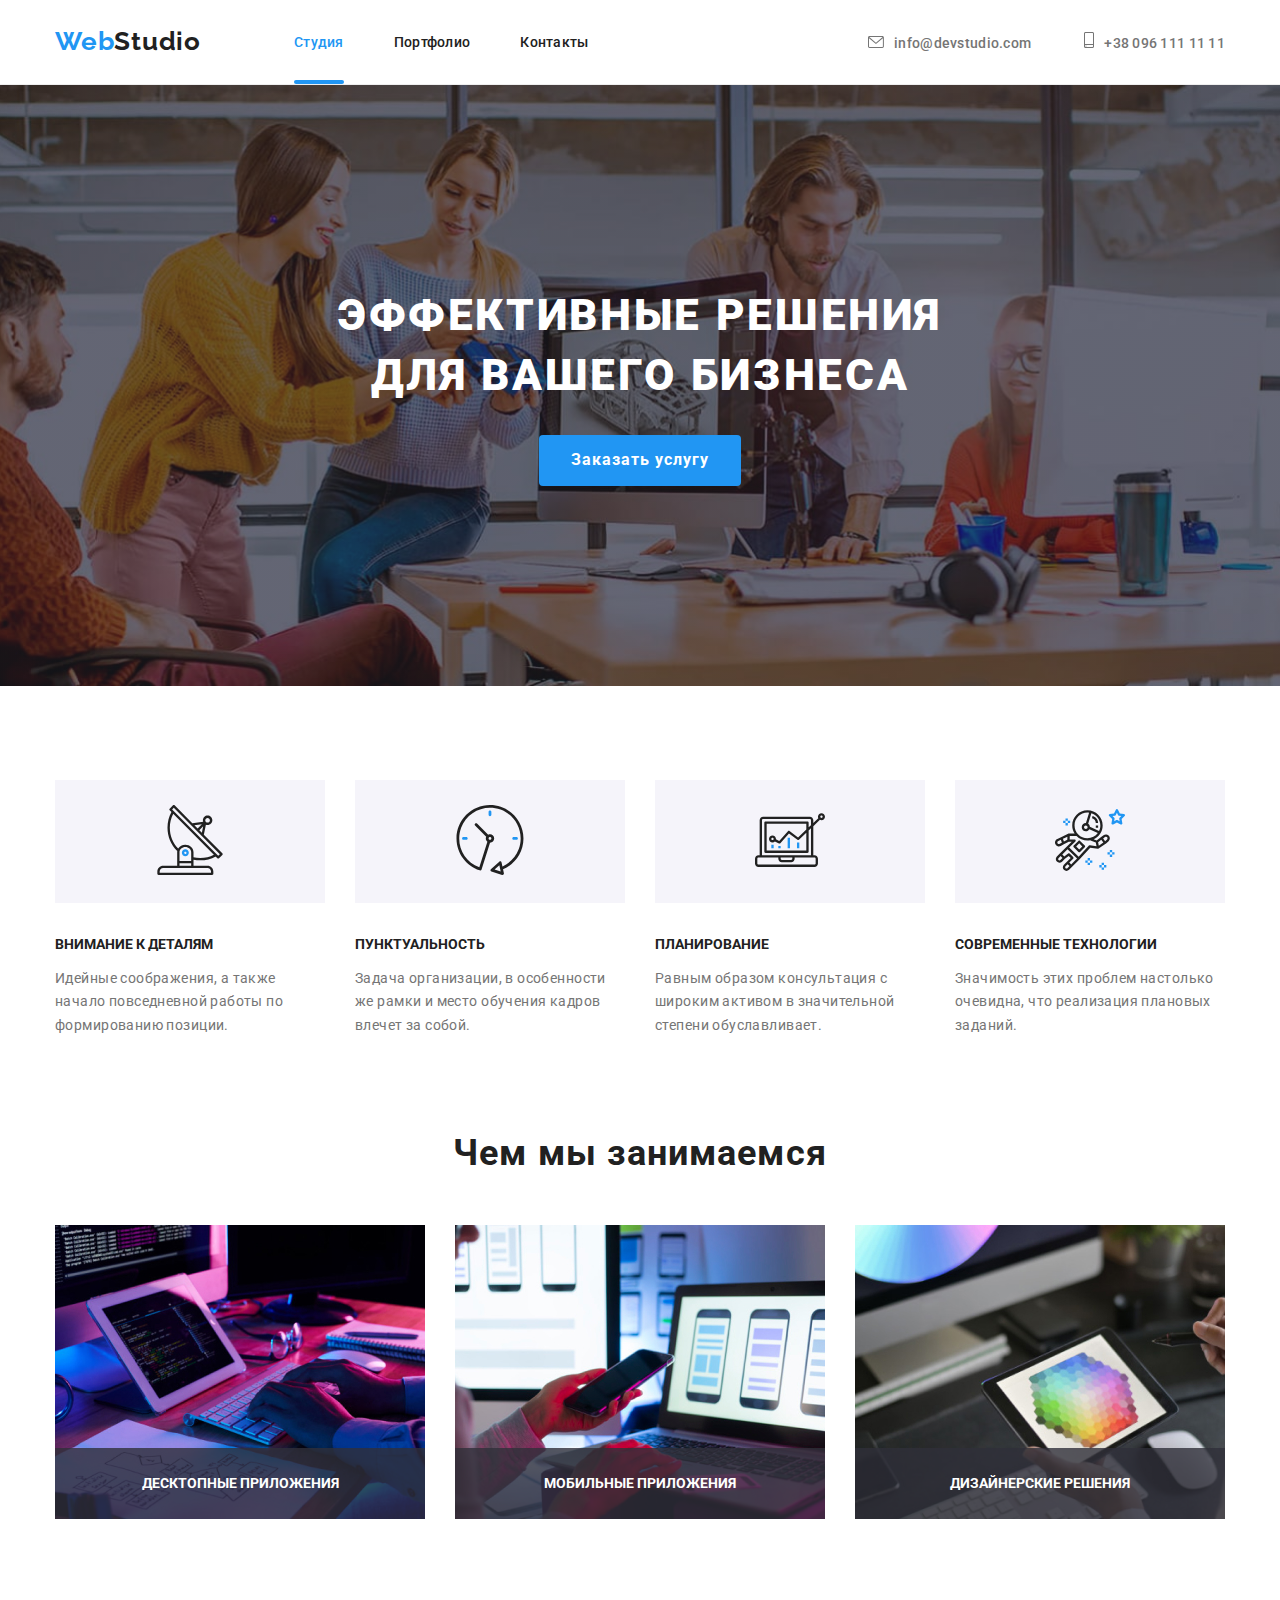
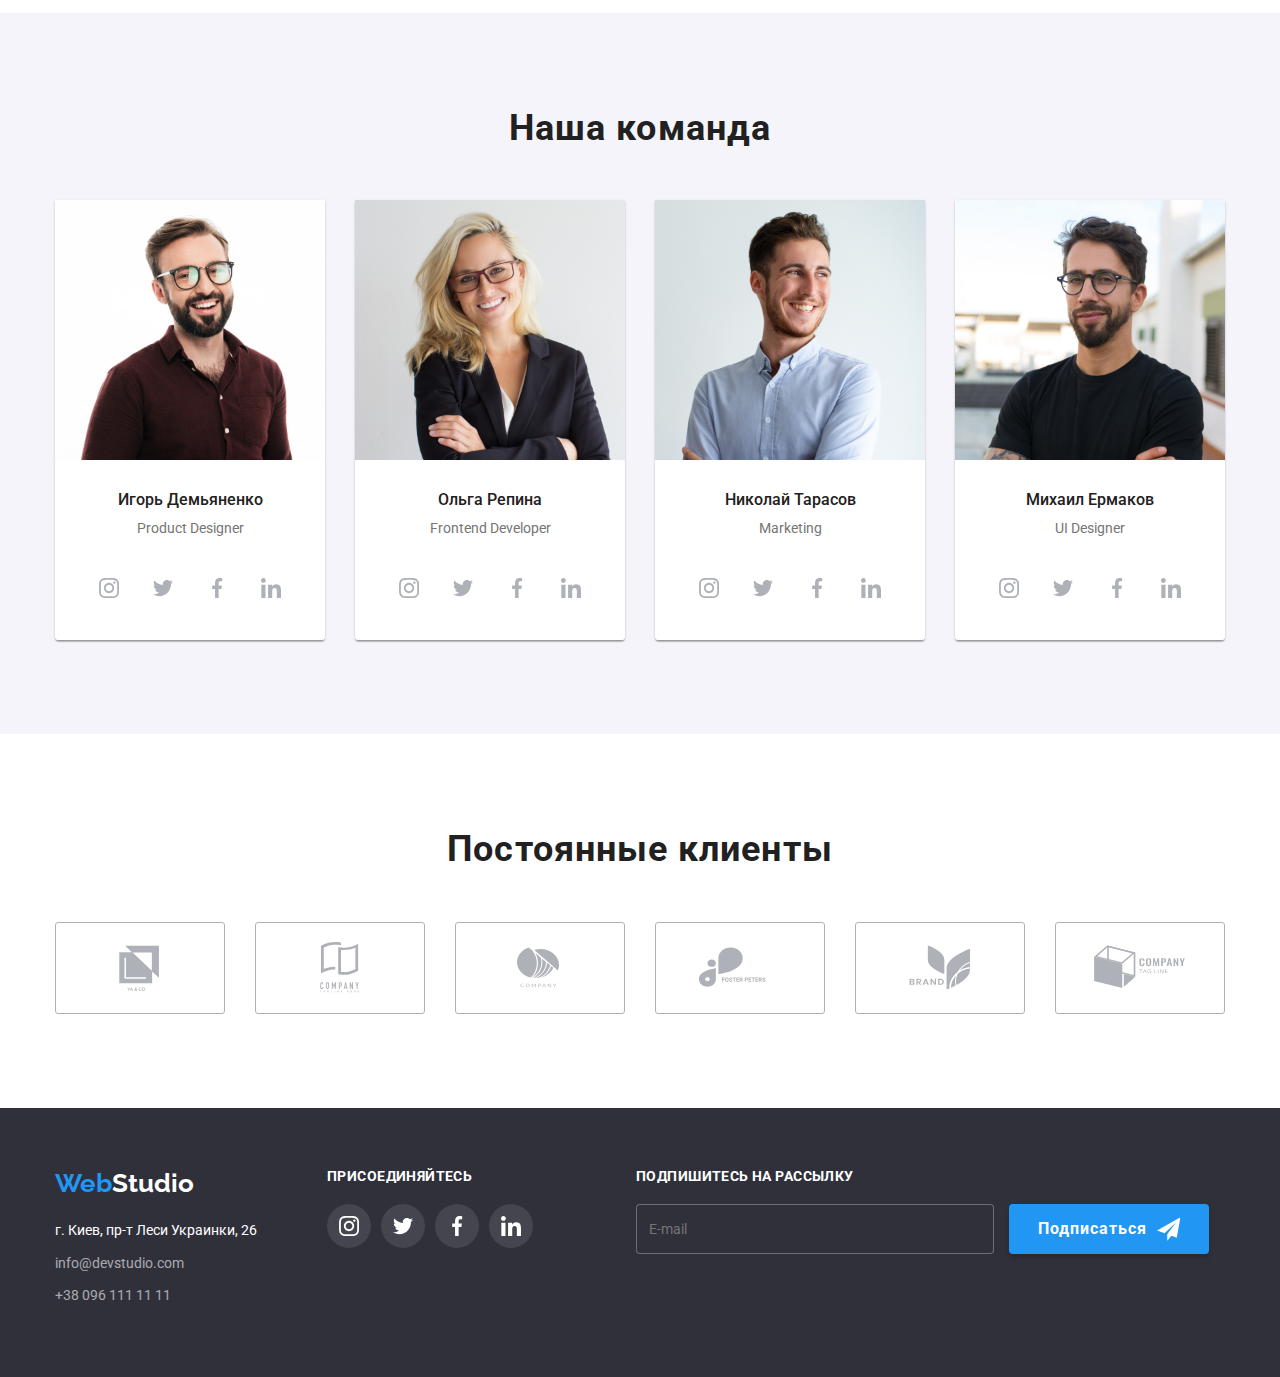
<file: index.html>
<!DOCTYPE html>
<html lang="ru">
  <head>
    <meta charset="UTF-8" />
    <meta name="viewport" content="width=device-width, initial-scale=1.0" />
    <meta http-equiv="X-UA-Compatible" content="ie=edge" />
    <title>Homework-6</title>
    <link
      rel="stylesheet"
      href="https://cdnjs.cloudflare.com/ajax/libs/modern-normalize/1.0.0/modern-normalize.min.css"
    />
    <link rel="preconnect" href="https://fonts.gstatic.com" />
    <link
      href="https://fonts.googleapis.com/css2?family=Raleway:wght@700&family=Roboto:wght@400;500;700;900&display=swap"
      rel="stylesheet"
    />
    <link rel="stylesheet" href="./css/styles.css" />
  </head>
  <body>
    <header class="header">
      <div class="container header-container">
        <a href="./index.html" class="link logo-header link-header">
          <span class="logo-web">Web</span>Studio
        </a>
        <nav class="header-nav">
          <ul class="header-links list">
            <li class="menu-item">
              <a href="./index.html" class="link active">Студия</a>
            </li>
            <li class="menu-item">
              <a href="./portfolio.html" class="link">Портфолио</a>
            </li>
            <li class="menu-item"><a href="" class="link">Контакты</a></li>
          </ul>
        </nav>
        <div class="header-contacts">
          <a href="info@devstudio.com" class="link header-link-contacts"
            ><svg class="header-link-contacts-icon" width="16" height="12">
              <use href="./img/sprite.svg#icon-envelope"></use></svg>info@devstudio.com</a
          >
          <a href="+380961111111" class="link header-link-contacts"
            ><svg class="header-link-contacts-icon" width="10" height="16">
              <use
                href="./img/sprite_smartphone.svg#icon-smartphone"
              ></use></svg>+38 096 111 11 11</a
          >
        </div>
      </div>
    </header>
    <main>
      <section class="hero">
        <div class="container hero-container">
          <h1 class="hero-title">Эффективные решения для вашего бизнеса</h1>
          <button type="button" class="order-button" data-modal-open>Заказать услугу</button>
        </div>
      </section>
      <section class="hero-list">
        <div class="container">
          <h2 hidden>Заголовок</h2>
          <ul class="list features">
            <li class="feature-item">
              <div class="feature-icon-container">
                <svg class="feature-icon" width="70" height="70">
                  <use href="./img/sprite.svg#icon-antenna"></use>
                </svg>
              </div>
              <h3 class="feature-title">Внимание к деталям</h3>
              <p class="feature-text">
                Идейные соображения, а также начало повседневной работы по
                формированию позиции.
              </p>
            </li>
            <li class="feature-item">
              <div class="feature-icon-container">
                <svg class="feature-icon" width="70" height="70">
                  <use href="./img/sprite.svg#icon-clock"></use>
                </svg>
              </div>
              <h3 class="feature-title">Пунктуальность</h3>
              <p class="feature-text">
                Задача организации, в особенности же рамки и место обучения
                кадров влечет за собой.
              </p>
            </li>
            <li class="feature-item">
              <div class="feature-icon-container">
                <svg class="feature-icon" width="70" height="70">
                  <use href="./img/sprite.svg#icon-diagram"></use>
                </svg>
              </div>
              <h3 class="feature-title">Планирование</h3>
              <p class="feature-text">
                Равным образом консультация с широким активом в значительной
                степени обуславливает.
              </p>
            </li>
            <li class="feature-item">
              <div class="feature-icon-container">
                <svg class="feature-icon" width="70" height="70">
                  <use href="./img/sprite.svg#icon-astronaut"></use>
                </svg>
              </div>
              <h3 class="feature-title">Современные технологии</h3>
              <p class="feature-text">
                Значимость этих проблем настолько очевидна, что реализация
                плановых заданий.
              </p>
            </li>
          </ul>
        </div>
      </section>
      <section class="what-we-do-section">
        <div class="container">
          <h2 class="what-we-do-title">Чем мы занимаемся</h2>
          <ul class="list">
            <li class="what-we-do-list">
              <img
                src="./img/development.jpg"
                height="294"
                width="370"
                alt="веб-разработка"
              />
              <h3 class="what-we-do-description">Десктопные приложения</h3>
            </li>
            <li class="what-we-do-list">
              <img
                src="./img/application.jpg"
                height="294"
                width="370"
                alt="разработка приложений"
              />
              <h3 class="what-we-do-description">Мобильные приложения</h3>
            </li>
            <li class="what-we-do-list">
              <img
                src="./img/desinger.jpg"
                height="294"
                width="370"
                alt="дизайн"
              />
              <h3 class="what-we-do-description">Дизайнерские решения</h3>
            </li>
          </ul>
        </div>
      </section>
      <section class="team-section">
        <div class="container">
          <h2 class="team-title">Наша команда</h2>
          <ul class="our-team list">
            <li class="our-team-item">
              <img
                src="./img/igor_demyanenko.jpg"
                height="260"
                width="270"
                alt="Игорь Демьяненко"
              />
              <div class="team-item-description">
                <h3>Игорь Демьяненко</h3>
                <p>Product Designer</p>
                <ul class="team-social list social-list">
                  <li class="social-item">
                    <a href="" class="social-link">
                      <svg class="social-icon" width="20" height="20">
                        <use href="./img/sprite.svg#icon-instagram"></use>
                      </svg>
                    </a>
                  </li>
                  <li class="social-item">
                    <a href="" class="social-link">
                      <svg class="social-icon" width="20" height="20">
                        <use href="./img/sprite.svg#icon-twitter"></use>
                      </svg>
                    </a>
                  </li>
                  <li class="social-item">
                    <a href="" class="social-link">
                      <svg class="social-icon" width="20" height="20">
                        <use href="./img/sprite.svg#icon-facebook"></use>
                      </svg>
                    </a>
                  </li>
                  <li class="social-item">
                    <a href="" class="social-link">
                      <svg class="social-icon" width="20" height="20">
                        <use href="./img/sprite.svg#icon-linkedin"></use>
                      </svg>
                    </a>
                  </li>
                </ul>
              </div>
            </li>
            <li class="our-team-item">
              <img
                src="./img/olga_repina.jpg"
                height="260"
                width="270"
                alt="Ольга Репина"
              />
              <div class="team-item-description">
                <h3>Ольга Репина</h3>
                <p>Frontend Developer</p>
                <ul class="team-social list social-list">
                  <li class="social-item">
                    <a href="" class="social-link">
                      <svg class="social-icon" width="20" height="20">
                        <use href="./img/sprite.svg#icon-instagram"></use>
                      </svg>
                    </a>
                  </li>
                  <li class="social-item">
                    <a href="" class="social-link">
                      <svg class="social-icon" width="20" height="20">
                        <use href="./img/sprite.svg#icon-twitter"></use>
                      </svg>
                    </a>
                  </li>
                  <li class="social-item">
                    <a href="" class="social-link">
                      <svg class="social-icon" width="20" height="20">
                        <use href="./img/sprite.svg#icon-facebook"></use>
                      </svg>
                    </a>
                  </li>
                  <li class="social-item">
                    <a href="" class="social-link">
                      <svg class="social-icon" width="20" height="20">
                        <use href="./img/sprite.svg#icon-linkedin"></use>
                      </svg>
                    </a>
                  </li>
                </ul>
              </div>
            </li>
            <li class="our-team-item">
              <img
                src="./img/nykolay_tarasov.jpg"
                height="260"
                width="270"
                alt="Николай Тарасо"
              />
              <div class="team-item-description">
                <h3>Николай Тарасов</h3>
                <p>Marketing</p>
                <ul class="team-social list social-list">
                  <li class="social-item">
                    <a href="" class="social-link">
                      <svg class="social-icon" width="20" height="20">
                        <use href="./img/sprite.svg#icon-instagram"></use>
                      </svg>
                    </a>
                  </li>
                  <li class="social-item">
                    <a href="" class="social-link">
                      <svg class="social-icon" width="20" height="20">
                        <use href="./img/sprite.svg#icon-twitter"></use>
                      </svg>
                    </a>
                  </li>
                  <li class="social-item">
                    <a href="" class="social-link">
                      <svg class="social-icon" width="20" height="20">
                        <use href="./img/sprite.svg#icon-facebook"></use>
                      </svg>
                    </a>
                  </li>
                  <li class="social-item">
                    <a href="" class="social-link">
                      <svg class="social-icon" width="20" height="20">
                        <use href="./img/sprite.svg#icon-linkedin"></use>
                      </svg>
                    </a>
                  </li>
                </ul>
              </div>
            </li>
            <li class="our-team-item">
              <img
                src="./img/mikhail_yermakov.jpg"
                height="260"
                width="270"
                alt="Михаил Ермаков"
              />
              <div class="team-item-description">
                <h3>Михаил Ермаков</h3>
                <p>UI Designer</p>
                <ul class="team-social list social-list">
                  <li class="social-item">
                    <a href="" class="social-link">
                      <svg class="social-icon" width="20" height="20">
                        <use href="./img/sprite.svg#icon-instagram"></use>
                      </svg>
                    </a>
                  </li>
                  <li class="social-item">
                    <a href="" class="social-link">
                      <svg class="social-icon" width="20" height="20">
                        <use href="./img/sprite.svg#icon-twitter"></use>
                      </svg>
                    </a>
                  </li>
                  <li class="social-item">
                    <a href="" class="social-link">
                      <svg class="social-icon" width="20" height="20">
                        <use href="./img/sprite.svg#icon-facebook"></use>
                      </svg>
                    </a>
                  </li>
                  <li class="social-item">
                    <a href="" class="social-link">
                      <svg class="social-icon" width="20" height="20">
                        <use href="./img/sprite.svg#icon-linkedin"></use>
                      </svg>
                    </a>
                  </li>
                </ul>
              </div>
            </li>
          </ul>
        </div>
      </section>
      <section class="clients">
        <div class="container clients-container">
          <h2 class="clients-title">Постоянные клиенты</h2>
          <ul class="clients-list">
            <li class="clients-item">
              <a href="" class="clients-link">
              <svg class="clients-icon" width="170" height="92">
                <use href="./img/sprite.svg#icon-logo"></use>
              </svg>
            </a>
            </li>
            <li class="clients-item">
              <a href="" class="clients-link">
              <svg class="clients-icon" width="170" height="92">
                <use href="./img/sprite.svg#icon-logo-1"></use>
              </svg>
            </a>
            </li>
            <li class="clients-item">
              <a href="" class="clients-link">
              <svg class="clients-icon" width="170" height="92">
                <use href="./img/sprite.svg#icon-logo-2"></use>
              </svg>
            </a>
            </li>
            <li class="clients-item">
              <a href="" class="clients-link">
              <svg class="clients-icon" width="170" height="92">
                <use href="./img/sprite.svg#icon-logo-3"></use>
              </svg>
            </a>
            </li>
            <li class="clients-item">
              <a href="" class="clients-link">
              <svg class="clients-icon" width="170" height="92">
                <use href="./img/sprite.svg#icon-logo-4"></use>
              </svg>
            </a>
            </li>
            <li class="clients-item">
              <a href="" class="clients-link">
              <svg class="clients-icon" width="170" height="92">
                <use href="./img/sprite.svg#icon-logo-5"></use>
              </svg>
            </a>
            </li>
          </ul>
        </div>
      </section>
    </main>
    <footer class="footer">
      <section>
        <div class="container footer-container">
          <div class="">
          <a href="./index.html" class="link logo-footer footer-link">
            <span class="logo-web">Web</span>Studio
          </a>
          <address class="footer-contacts">
            <div class="footer-link-container">
              <a
                href="https://goo.gl/maps/TRw34pdpkRkBejjk9"
                class="link footer-address"
                >г. Киев, пр-т Леси Украинки, 26</a
              >
            </div>
            <div class="footer-link-container">
              <a href="mailto:info@devstudio.com" class="link footer-link"
                >info@devstudio.com</a
              >
            </div>
            <div class="footer-link-container">
              <a href="tel:+380961111111" class="link footer-link"
                >+38 096 111 11 11</a
              >
            </div>
          </address>
        </div>
          <div class="footer-social-container">
            <h3 class="footer-title">Присоединяйтесь</h3>
            <ul class="footer-social-list">
              <li class="footer-social-item">
                <a href="" class="footer-social-link">
                <svg class="footer-social-icon" width="20" height="20">
                  <use href="./img/sprite.svg#icon-instagram"></use>
                </svg>
              </a>
              </li>
              <li class="footer-social-item">
                <a href="" class="footer-social-link">
                <svg class="footer-social-icon" width="20" height="20">
                  <use href="./img/sprite.svg#icon-twitter"></use>
                </svg>
              </a>
              </li>
              <li class="footer-social-item">
                <a href="" class="footer-social-link">
                <svg class="footer-social-icon" width="20" height="20">
                  <use href="./img/sprite.svg#icon-facebook"></use>
                </svg>
              </a>
              </li>
              <li class="footer-social-item">
                <a href="" class="footer-social-link">
                <svg class="footer-social-icon" width="20" height="20">
                  <use href="./img/sprite.svg#icon-linkedin"></use>
                </svg>
              </a>
              </li>
            </ul>
          </div>
          <form name="subscription_form">
            <div class="subscription-form">
            <label class="subscription-form-label">
              Подпишитесь на рассылку
            </label>
            <input type="email" name="email" placeholder="E-mail" class="subscription-form-input">
            <button type="submit" class="subscription-form-button">Подписаться
              <svg class="subscription-send-button">
                <use href="./img/sprite_send.svg#icon-icon-send" ></use>
              </svg>
            </button>
          </div>
          </form>
        </div> 
      </section>
    </footer>
    <div class="backdrop is-hidden" data-modal>
      <div class="modal">
        <div class="modal-content">
          <form action="#" class="registration-form">
            <h3 class="registration-title">
              Оставьте свои данные, мы вам перезвоним
            </h3>
            <span class="registration-wrapper">
            <label class="registration-label">
              Имя
              <svg class="registration-icon">
                <use href="./img/sprite_registration_form.svg#icon-person-black"></use>
              </svg>
            </label>
            <input type="text" name="username" id="username" class="registration-input">
            </span>
          <span class="registration-wrapper">
            <label class="registration-label">
              Телефон
              <svg class="registration-icon">
                <use href="./img/sprite_registration_form.svg#icon-phone-black"></use>
              </svg>
            </label>
            <input type="text" name="phone_number" id="tel" class="registration-input">
          </span>
          <span class="registration-wrapper">
            <label class="registration-label">
              Почта
              <svg class="registration-icon">
                <use href="./img/sprite_registration_form.svg#icon-email-black"></use>
              </svg>
            </label>
            <input type="email" name="mail" id="mail" class="registration-input">
          </span>
          <span class="registration-wrapper">
            <label class="registration-label">
              Комментарий
          </label>
          <textarea name="comment" rows="5" placeholder="Введите текст" class="registration-comment"></textarea>
        </span>
        <div class="checkbox-container">
          <label class="checkbox-label">
          <input type="checkbox" name="agreement" class="checkbox-input">
            <span class="checkbox-icon"></span>
          <span>Соглашаюсь с рассылкой и принимаю 
              <a href="" class="comment-link">Условия договора</a></span>
          </label>
        </div>
        <button type="submit" class="send-button">Отправить</button>
          </form>
        <button class="modal-button" data-modal-close>
          <svg class="modal-button-icon">
            <use href="./img/sprite_button_close.svg#icon-close-black" ></use>
          </svg>
        </button>
      </div>
      </div>
    </div>
    <script src="./js/modal.js"></script>
  </body>
</html>
</file>
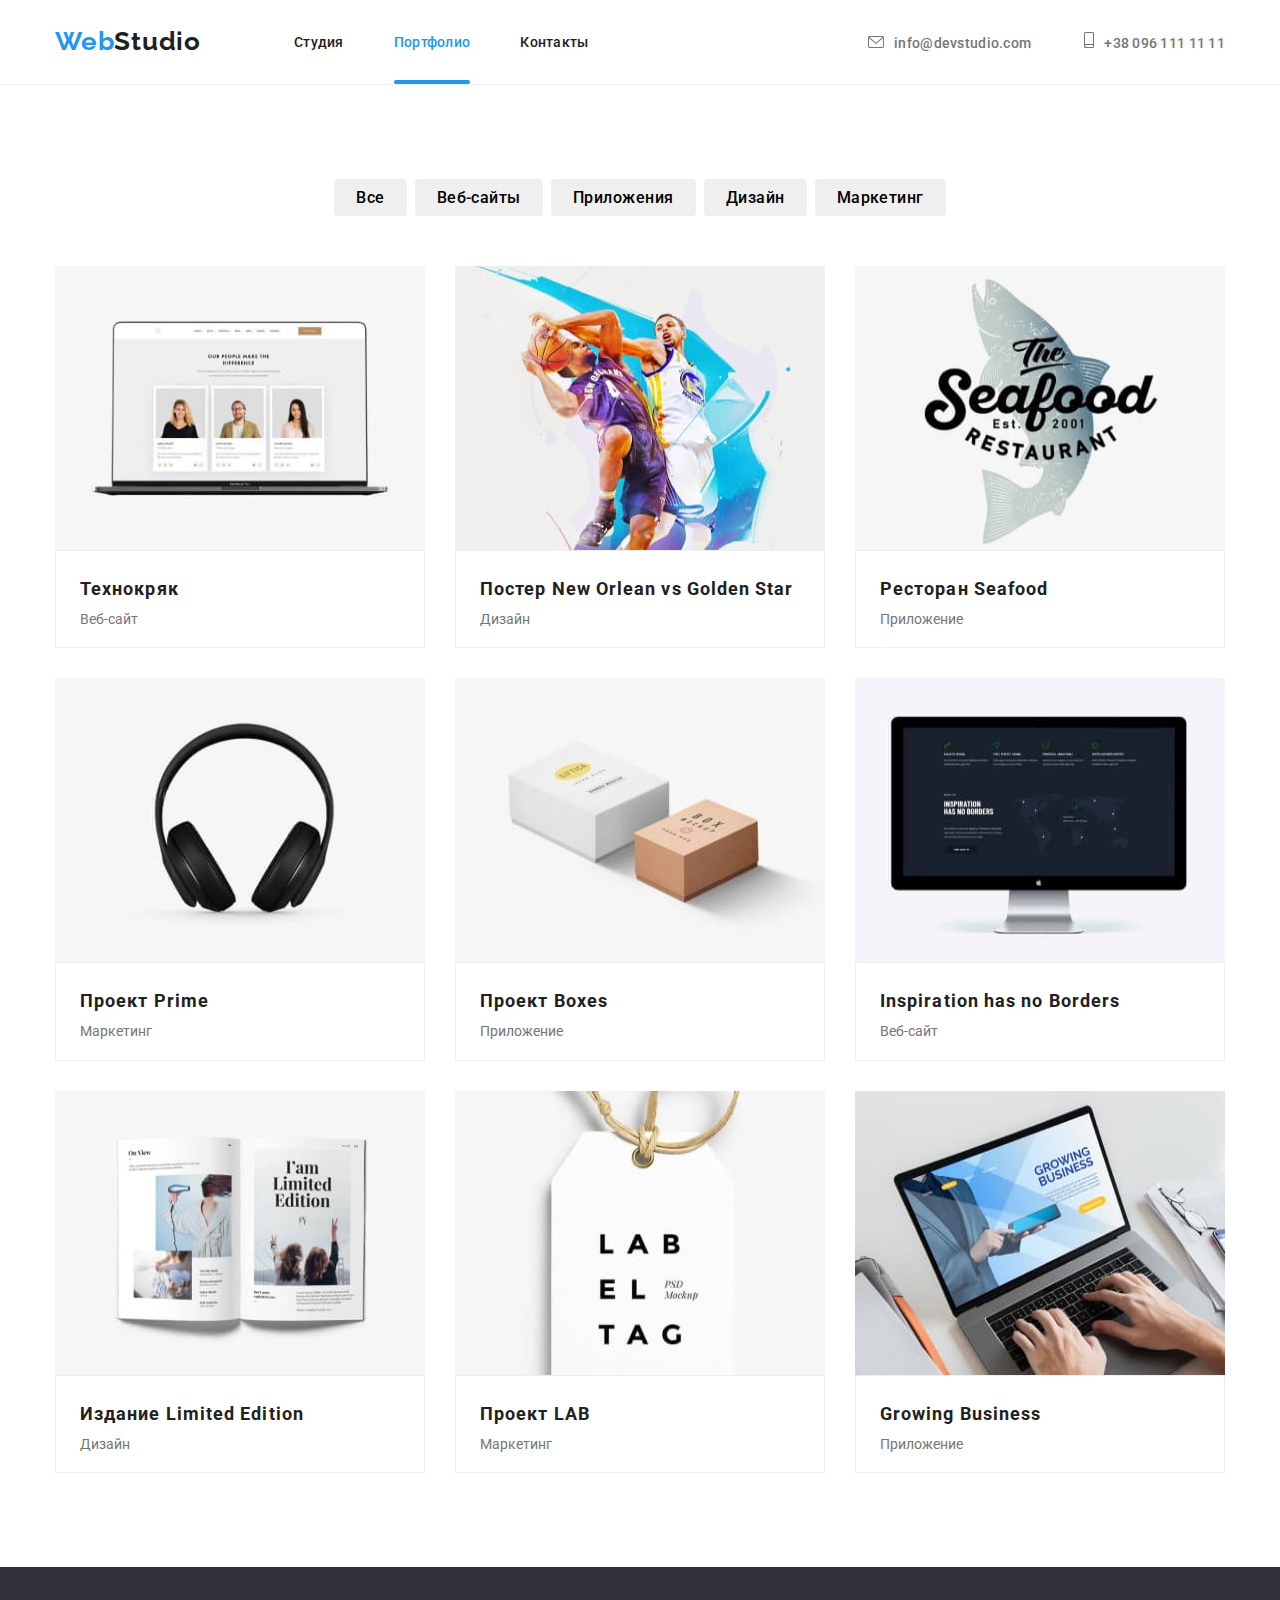
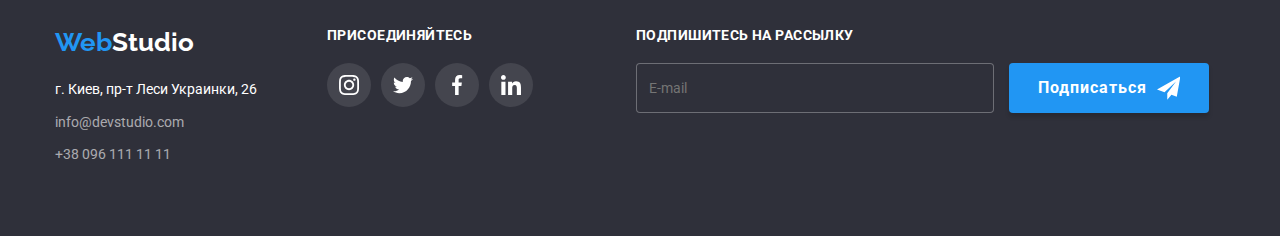
<file: portfolio.html>
<!DOCTYPE html>
<html lang="ru">
  <head>
    <meta charset="UTF-8" />
    <meta name="viewport" content="width=device-width, initial-scale=1.0" />
    <meta http-equiv="X-UA-Compatible" content="ie=edge" />
    <title>Homework-6</title>
    <link
      rel="stylesheet"
      href="https://cdnjs.cloudflare.com/ajax/libs/modern-normalize/1.0.0/modern-normalize.min.css"
    />
    <link rel="preconnect" href="https://fonts.gstatic.com" />
    <link
      href="https://fonts.googleapis.com/css2?family=Raleway:wght@700&family=Roboto:wght@400;500;700;900&display=swap"
      rel="stylesheet"
    />
    <link rel="stylesheet" href="./css/styles.css" />
  </head>
  <body>
    <header class="header">
      <div class="container header-container">
        <a href="./index.html" class="link logo-header link-header">
          <span class="logo-web">Web</span>Studio
        </a>
        <nav>
          <ul class="list header-links">
            <li class="menu-item">
              <a href="./index.html" class="link">Студия</a>
            </li>
            <li class="menu-item">
              <a href="./portfolio.html" class="link active">Портфолио</a>
            </li>
            <li class="menu-item"><a href="" class="link">Контакты</a></li>
          </ul>
        </nav>
        <div class="header-contacts">
          <a href="info@devstudio.com" class="link header-link-contacts"
            ><svg class="header-link-contacts-icon" width="16" height="12">
              <use href="./img/sprite.svg#icon-envelope"></use></svg>info@devstudio.com</a
          >
          <a href="+380961111111" class="link header-link-contacts"
            ><svg class="header-link-contacts-icon" width="10" height="16">
              <use
                href="./img/sprite_smartphone.svg#icon-smartphone"
              ></use></svg>+38 096 111 11 11</a
          >
        </div>
      </div>
    </header>
    <main>
      <section class="main">
        <div class="container">
          <h1 hidden>Портфолио веб-страницы</h1>
          <ul class="main-button">
            <li>
              <button class="filter-btn active" type="button">Все</button>
            </li>
            <li><button class="filter-btn" type="button">Веб-сайты</button></li>
            <li>
              <button class="filter-btn" type="button">Приложения</button>
            </li>
            <li><button class="filter-btn" type="button">Дизайн</button></li>
            <li><button class="filter-btn" type="button">Маркетинг</button></li>
          </ul>
        </div>
        <div class="container">
          <ul class="portfolio">
            <li class="portfolio-item">
              <div class="portfolio-image-container">
                <img src="./img/webside.jpg" height="284" width="370" alt="" />
                <p class="portfolio-image-text">Технокряк это современная площадка распространения коронавируса. Компании используют эту платформу для цифрового шпионажа и атак на защищённые сервера конкурентов.
                </p>
              </div>
              <div class="portfolio-info">
                <h2 class="portfolio-title">Технокряк</h2>
                <p class="portfolio-description">Веб-сайт</p>
              </div>
            </li>
            <li class="portfolio-item">
              <div class="portfolio-image-container">
                <img src="./img/designe_new_orlean_vs_golden_star.jpg" height="284" width="370" alt="" />
                <p class="portfolio-image-text">Технокряк это современная площадка распространения коронавируса. Компании используют эту платформу для цифрового шпионажа и атак на защищённые сервера конкурентов.
                </p>
              </div>
              <div class="portfolio-info">
                <h2 class="portfolio-title">
                  Постер New Orlean vs Golden Star
                </h2>
                <p class="portfolio-description">Дизайн</p>
              </div>
            </li>
            <li class="portfolio-item">
              <div class="portfolio-image-container">
                <img src="./img/application_seafood.jpg" height="284" width="370" alt="" />
                <p class="portfolio-image-text">Технокряк это современная площадка распространения коронавируса. Компании используют эту платформу для цифрового шпионажа и атак на защищённые сервера конкурентов.
                </p>
              </div>
              <div class="portfolio-info">
                <h2 class="portfolio-title">Ресторан Seafood</h2>
                <p class="portfolio-description">Приложение</p>
              </div>
            </li>
            <li class="portfolio-item">
              <div class="portfolio-image-container">
                <img src="./img/marketing_prime.jpg" height="284" width="370" alt="" />
                <p class="portfolio-image-text">Технокряк это современная площадка распространения коронавируса. Компании используют эту платформу для цифрового шпионажа и атак на защищённые сервера конкурентов.
                </p>
              </div>
              <div class="portfolio-info">
                <h2 class="portfolio-title">Проект Prime</h2>
                <p class="portfolio-description">Маркетинг</p>
              </div>
            </li>
            <li class="portfolio-item">
              <div class="portfolio-image-container">
                <img src="./img/application_boxes.jpg" height="284" width="370" alt="" />
                <p class="portfolio-image-text">Технокряк это современная площадка распространения коронавируса. Компании используют эту платформу для цифрового шпионажа и атак на защищённые сервера конкурентов.
                </p>
              </div>
              <div class="portfolio-info">
                <h2 class="portfolio-title">Проект Boxes</h2>
                <p class="portfolio-description">Приложение</p>
              </div>
            </li>
            <li class="portfolio-item">
              <div class="portfolio-image-container">
                <img src="./img/webside_inspirstion_has_no_borders.jpg" height="284" width="370" alt="" />
                <p class="portfolio-image-text">Технокряк это современная площадка распространения коронавируса. Компании используют эту платформу для цифрового шпионажа и атак на защищённые сервера конкурентов.
                </p>
              </div>
              <div class="portfolio-info">
                <h2 class="portfolio-title">Inspiration has no Borders</h2>
                <p class="portfolio-description">Веб-сайт</p>
              </div>
            </li>
            <li class="portfolio-item">
              <div class="portfolio-image-container">
                <img src="./img/designe_limited_edition.jpg" height="284" width="370" alt="" />
                <p class="portfolio-image-text">Технокряк это современная площадка распространения коронавируса. Компании используют эту платформу для цифрового шпионажа и атак на защищённые сервера конкурентов.
                </p>
              </div>
              <div class="portfolio-info">
                <h2 class="portfolio-title">Издание Limited Edition</h2>
                <p class="portfolio-description">Дизайн</p>
              </div>
            </li>
            <li class="portfolio-item">
              <div class="portfolio-image-container">
                <img src="./img/marketing_LAB.jpg" height="284" width="370" alt="" />
                <p class="portfolio-image-text">Технокряк это современная площадка распространения коронавируса. Компании используют эту платформу для цифрового шпионажа и атак на защищённые сервера конкурентов.
                </p>
              </div>
              <div class="portfolio-info">
                <h2 class="portfolio-title">Проект LAB</h2>
                <p class="portfolio-description">Маркетинг</p>
              </div>
            </li>
            <li class="portfolio-item">
              <div class="portfolio-image-container">
                <img src="./img/application_growing_business.jpg" height="284" width="370" alt="" />
                <p class="portfolio-image-text">Технокряк это современная площадка распространения коронавируса. Компании используют эту платформу для цифрового шпионажа и атак на защищённые сервера конкурентов.
                </p>
              </div>
              <div class="portfolio-info">
                <h2 class="portfolio-title">Growing Business</h2>
                <p class="portfolio-description">Приложение</p>
              </div>
            </li>
          </ul>
        </div>
      </section>
    </main>
    <footer class="footer">
      <section>
        <div class="container footer-container">
          <div class="">
          <a href="./index.html" class="link logo-footer footer-link">
            <span class="logo-web">Web</span>Studio
          </a>
          <address class="footer-contacts">
            <div class="footer-link-container">
              <a
                href="https://goo.gl/maps/TRw34pdpkRkBejjk9"
                class="link footer-address"
                >г. Киев, пр-т Леси Украинки, 26</a
              >
            </div>
            <div class="footer-link-container">
              <a href="mailto:info@devstudio.com" class="link footer-link"
                >info@devstudio.com</a
              >
            </div>
            <div class="footer-link-container">
              <a href="tel:+380961111111" class="link footer-link"
                >+38 096 111 11 11</a
              >
            </div>
          </address>
        </div>
          <div class="footer-social-container">
            <h3 class="footer-title">Присоединяйтесь</h3>
            <ul class="footer-social-list">
              <li class="footer-social-item">
                <a href="" class="footer-social-link">
                <svg class="footer-social-icon" width="20" height="20">
                  <use href="./img/sprite.svg#icon-instagram"></use>
                </svg>
              </a>
              </li>
              <li class="footer-social-item">
                <a href="" class="footer-social-link">
                <svg class="footer-social-icon" width="20" height="20">
                  <use href="./img/sprite.svg#icon-twitter"></use>
                </svg>
              </a>
              </li>
              <li class="footer-social-item">
                <a href="" class="footer-social-link">
                <svg class="footer-social-icon" width="20" height="20">
                  <use href="./img/sprite.svg#icon-facebook"></use>
                </svg>
              </a>
              </li>
              <li class="footer-social-item">
                <a href="" class="footer-social-link">
                <svg class="footer-social-icon" width="20" height="20">
                  <use href="./img/sprite.svg#icon-linkedin"></use>
                </svg>
              </a>
              </li>
            </ul>
          </div>
          <form name="subscription_form">
            <div class="subscription-form">
            <label class="subscription-form-label">
              Подпишитесь на рассылку
            </label>
            <input type="email" name="email" placeholder="E-mail" class="subscription-form-input">
            <button type="submit" class="subscription-form-button">Подписаться
              <svg class="subscription-send-button">
                <use href="./img/sprite_send.svg#icon-icon-send" ></use>
              </svg>
            </button>
          </div>
          </form>
        </div>
      </section>
    </footer>
  </body>
</html>
</file>
<file: css/styles.css>
:root {
  --accent-color: #2196f3;
  --primary-white-color: #ffffff;
  --primary-text-color: #757575;
  --title-text-color: #212121;
  --dark-bg-c: #2f303a;
}
body {
  font-family: Roboto, sans-serif;
  color: var(--primary-text-color);
  font-weight: normal;
  font-style: normal;
  font-size: 14px;
}
img {
  display: block;
}
p,
h1,
h2,
h3,
h4,
h5,
h6 {
  margin: 0px;
}
ul {
  list-style: none;
  padding: 0px;
  margin: 0px;
}
button {
  cursor: pointer;
  border: none;
}
.container {
  width: 1200px;
  padding-left: 15px;
  padding-right: 15px;
  margin: 0 auto;
}
.header {
  border-bottom: 1px solid #eeeeee;
}
.logo-header {
  padding-top: 24px;
  padding-bottom: 25px;
  margin-right: 93px;
  font-family: Raleway;
  font-style: normal;
  font-weight: bold;
  font-size: 26px;
  line-height: 1.2;
  color: var(--title-text-color);
  letter-spacing: 0.03em;
}

.menu-item:not(:last-child) {
  margin-right: 50px;
}
.link-header {
  font-family: Raleway;
  font-style: normal;
  font-weight: bold;
  font-size: 26px;
  line-height: 1.2;
  letter-spacing: 0.03em;
}
.header {
  display: flex;
}
.header-nav {
  padding: 32px 0;
}

.header-container {
  display: flex;
  align-items: center;
}
.header-links a {
  color: var(--title-text-color);
}
.header-links {
  display: flex;
  font-weight: 500;
  font-size: 14px;
  line-height: 1.2;
  letter-spacing: 0.02em;
}
.header-contacts {
  margin-left: auto;
  padding: 32px 0;
}
.header-contacts :not(:last-child) {
  margin-right: 50px;
}
.header-contacts .header-link-contacts {
  color: var(--primary-text-color);
  font-weight: 500;
  font-size: 14px;
  line-height: 1.2;
  letter-spacing: 0.02em;
  fill: var(--primary-text-color);
}
.header-link-contacts-icon {
  margin-right: 10px;
}
.link.active {
  color: var(--accent-color);
  position: relative;
}
.link.active::after {
  content: "";
  position: absolute;
  top: 46px;
  display: block;
  width: 100%;
  height: 4px;
  background: #2196f3;
  border-radius: 2px;
}
.link {
  text-decoration: none;
  transition-property: color, fill, background-color;
  transition-duration: 250ms;
  transition-timing-function: cubic-bezier(0.4, 0, 0.2, 1);
  transition-delay: 0;
}
.link:focus,
.link:hover,
.link:active {
  color: var(--accent-color);
  fill: var(--accent-color);
}
.hero {
  padding: 200px 0px;
  background-image: linear-gradient(
      to right,
      rgba(47, 48, 58, 0.4),
      rgba(47, 48, 58, 0.4)
    ),
    url("../img/background_img.jpg");
  background-repeat: no-repeat;
  max-width: 1600px;
  background-size: cover;
  background-position: center;
  margin-left: auto;
  margin-right: auto;
}
.hero-list {
  padding-top: 94px;
  padding-bottom: 94px;
  display: flex;
}
.features {
  display: flex;
  flex-direction: row;
  justify-content: space-between;
}
.feature-item {
  flex-basis: 270px;
}
.feature-item:not(:last-child) {
  margin-right: 30px;
}
.hero-title {
  color: var(--primary-white-color);
  font-weight: 900;
  font-size: 44px;
  line-height: 1.37;
  text-align: center;
  letter-spacing: 0.06em;
  text-transform: uppercase;
  width: 696px;
  margin: 0 auto 30px;
}
.feature-text {
  color: var(--primary-text-color);
  font-size: 14px;
  line-height: 1.7;
  letter-spacing: 0.03em;
}
.logo-web {
  color: var(--accent-color);
}
.feature-icon-container {
  padding: 25px 0px;
  background-color: #f5f4fa;
  margin-bottom: 30px;
  text-align: center;
}
.feature-icon {
  fill: #afb1b8;
}
.feature-title {
  color: var(--title-text-color);
  font-size: 14px;
  line-height: 1.7;
  text-transform: uppercase;
  margin-bottom: 10px;
}
.feature-type {
  color: var(--primary-text-color);
  font-size: 16px;
  line-height: 1, 9;
}
.order-button {
  background-color: var(--accent-color);
  font-style: normal;
  font-weight: bold;
  font-size: 16px;
  line-height: 1.9;
  color: var(--primary-white-color);
  letter-spacing: 0.06em;
  margin: auto;
  display: block;
  padding: 10px 32px;
  border-radius: 4px;
}
.order-button:active,
.order-button:hover,
.order-button:focus {
  background: #188ce8;
  box-shadow: 0px 4px 4px rgba(0, 0, 0, 0.15);
  border-radius: 4px;
  color: var(--primary-white-color);
}
.what-we-do-section {
  padding-bottom: 94px;
}

.what-we-do-title {
  color: var(--title-text-color);
  font-size: 36px;
  line-height: 1.2;
  text-align: center;
  letter-spacing: 0.03em;
  list-style-type: none;
  margin-bottom: 50px;
}
.what-we-do-title h2 {
  color: var(--title-text-color);
  font-size: 36px;
  line-height: 1.2;
  text-align: center;
  letter-spacing: 0.03em;
  list-style-type: none;
}
.what-we-do-description {
  position: absolute;
  bottom: 0;
  background: rgba(47, 48, 58, 0.8);
  color: var(--primary-white-color);
  padding: 27px 0px;
  width: 100%;
  font-size: 14px;
  line-height: 1.2;
  text-align: center;
  text-transform: uppercase;
}
.list {
  list-style-type: none;
  display: flex;
  flex-direction: row;
  justify-content: space-between;
}
.what-we-do-list {
  position: relative;
}
.what-we-do-list:not(:last-child) {
  margin-right: 30px;
}
.team-section {
  background: #f5f4fa;
  padding-top: 94px;
  padding-bottom: 94px;
}
.team-title {
  margin-bottom: 50px;
}
.team-section h2 {
  color: var(--title-text-color);
  font-size: 36px;
  line-height: 1.2;
  text-align: center;
  letter-spacing: 0.03em;
  list-style-type: none;
}
.team-item-description {
  background-color: var(--primary-white-color);
  padding-top: 30px;
  padding-bottom: 30px;
  text-align: center;
  border-radius: 3px;
}
.team-item-description h3 {
  color: var(--title-text-color);
  font-weight: 500;
  font-size: 16px;
  line-height: 19px;
  margin-bottom: 10px;
}
.team-item-description p {
  margin-top: 10px;
  line-height: 19px;
  margin-bottom: 28px;
}
.our-team-item {
  box-shadow: 0px 1px 3px rgba(0, 0, 0, 0.12), 0px 1px 1px rgba(0, 0, 0, 0.14),
    0px 2px 1px rgba(0, 0, 0, 0.2);
  border-radius: 0px 0px 4px 4px;
}
.social-list {
  display: flex;
  justify-content: center;
}
.social-item {
  width: 44px;
  height: 44px;
  margin-right: 10px;
}
.social-item:last-child {
  margin-right: 0px;
}
.social-link {
  width: 100%;
  height: 100%;
  border-radius: 50%;
  background-color: var(--primary-white-color);
  fill: #afb1b8;
  display: flex;
  align-items: center;
  justify-content: center;
  transition-property: color, fill, background-color;
  transition-duration: 250ms;
  transition-timing-function: cubic-bezier(0.4, 0, 0.2, 1);
  transition-delay: 0;
}
.social-link:hover,
.social-link:focus {
  background-color: var(--accent-color);
}
.social-link:hover .social-icon,
.social-link:focus .social-icon {
  fill: var(--primary-white-color);
}
.clients-container {
  margin-bottom: 94px;
}
.clients-list {
  display: flex;
  justify-content: space-between;
}
.clients-title {
  margin-top: 94px;
  margin-bottom: 50px;
  font-size: 36px;
  line-height: 1.2;
  text-align: center;
  letter-spacing: 0.03em;
  color: var(--title-text-color);
}
.clients-icon {
  border: 1px solid #afb1b8;
  padding: 16px 32px;
  fill: #afb1b8;
  border-radius: 3px;
  display: block;
  transition-property: color, fill, background-color;
  transition-duration: 250ms;
  transition-timing-function: cubic-bezier(0.4, 0, 0.2, 1);
  transition-delay: 0;
}
.clients-link:focus .clients-icon,
.clients-link:hover .clients-icon {
  fill: var(--accent-color);
  border-color: var(--accent-color);
}

.clients-icon:not(:last-child) {
  margin-right: 0px;
}
.main {
  padding-top: 94px;
  padding-bottom: 94px;
}
.main-button {
  display: flex;
  flex-wrap: wrap;
  justify-content: center;

  margin-bottom: 50px;
}
.filter-btn {
  font-style: normal;
  font-weight: 500;
  font-size: 16px;
  line-height: 1.6;
  text-align: center;
  letter-spacing: 0.03em;
  padding: 6px 22px;

  border-radius: 4px;
  transition-property: color, fill, background-color;
  transition-duration: 250ms;
  transition-timing-function: cubic-bezier(0.4, 0, 0.2, 1);
  transition-delay: 0;
}
.main-button :not(:last-child) {
  margin-right: 8px;
}
.filter-btn:hover,
.filter-btn:focus,
.filter-btn:active {
  background-color: var(--accent-color);
  color: var(--primary-white-color);
  font-style: normal;
  font-weight: 500;
  font-size: 16px;
  line-height: 1.6;
  text-align: center;
  letter-spacing: 0.03em;
  box-shadow: 0px 3px 1px rgba(0, 0, 0, 0.1), 0px 1px 2px rgba(0, 0, 0, 0.08),
    0px 2px 2px rgba(0, 0, 0, 0.12);
}

.portfolio {
  display: flex;
  flex-wrap: wrap;
  margin-bottom: -30px;
}
.portfolio-image-container {
  position: relative;
  overflow: hidden;
}
.portfolio-image-text {
  position: absolute;
  bottom: -100%;
  height: 100%;
  padding: 63px 24px;
  background: rgba(33, 150, 243, 0.9);
  font-size: 18px;
  line-height: 1.5;
  letter-spacing: 0.03em;
  color: var(--primary-white-color);
  transition-property: transform;
  transition-duration: 250ms;
  transition-timing-function: cubic-bezier(0.4, 0, 0.2, 1);
  transition-delay: 0;
}

.portfolio-item:hover .portfolio-image-text {
  transform: translateY(-100%);
}
.portfolio :nth-child(3n) {
  margin-right: 0px;
}
.portfolio-item {
  margin-right: 30px;
  margin-bottom: 30px;
}
.portfolio-item:hover {
  box-shadow: 0px 1px 1px rgba(0, 0, 0, 0.12), 0px 4px 4px rgba(0, 0, 0, 0.06),
    1px 4px 6px rgba(0, 0, 0, 0.16);
}
.portfolio-info {
  background-color: var(--primary-white-color);
  padding: 20px 24px;
  border: 1px solid #eeeeee;
}
.portfolio-title {
  color: var(--title-text-color);
  font-size: 18px;
  line-height: 2;
  letter-spacing: 0.06em;
  margin-bottom: 4px;
}
.footer {
  background-color: var(--dark-bg-c);
  padding-top: 60px;
  padding-bottom: 60px;
  display: flex;
  justify-content: space-around;
  align-content: center;
}
.footer-container {
  display: flex;
}
.footer-link-container {
  font-size: 14px;
  line-height: 1.7;
  margin-bottom: 9px;
}
.footer-title {
  color: var(--primary-white-color);
  font-size: 14px;
  line-height: 1.2;
  letter-spacing: 0.03em;
  text-transform: uppercase;
  margin-bottom: 20px;
}
.footer-address {
  color: var(--primary-white-color);
  font-style: normal;
}
.footer-link {
  font-style: normal;
  color: rgba(255, 255, 255, 0.6);
}
.logo-footer {
  color: var(--primary-white-color);
  font-family: Raleway;
  font-style: normal;
  font-weight: bold;
  font-size: 26px;
  line-height: 1.2;
  display: inline-block;
  margin-bottom: 20px;
}
.footer-icon {
  fill: var(--primary-white-color);
}
.footer-social-container {
  margin-left: 70px;
}
.footer-social-list {
  display: flex;
  justify-content: space-between;
}
.footer-social-link {
  width: 100%;
  height: 100%;
  border-radius: 50%;
  position: relative;
  background: rgba(255, 255, 255, 0.1);
  fill: var(--primary-white-color);
  display: flex;
  align-items: center;
  justify-content: center;
  transition-property: color, fill, background-color;
  transition-duration: 250ms;
  transition-timing-function: cubic-bezier(0.4, 0, 0.2, 1);
  transition-delay: 0;
}
.footer-social-link:hover,
.footer-social-link:focus {
  background-color: var(--accent-color);
}
.footer-social-item {
  width: 44px;
  height: 44px;
  margin-right: 10px;
}
.subscription-form {
  margin-left: 93px;
}
.subscription-form-label {
  display: block;
  font-size: 14px;
  line-height: 1.2;
  font-weight: bold;
  letter-spacing: 0.03em;
  text-transform: uppercase;
  color: #ffffff;
  margin-bottom: 20px;
}
.subscription-form-input {
  margin-right: 12px;
  padding: 20px 12px;
  font: inherit;
  border-radius: 4px;
  border: 1px solid rgba(255, 255, 255, 0.3);
  color: rgba(255, 255, 255, 0.6);
  width: 358px;
  height: 50px;
  background-color: var(--dark-bg-c);
}
.subscription-form-button {
  display: inline-flex;
  align-items: center;
  padding: 10px 29px;
  width: 200px;
  height: 50px;
  background: #2196f3;
  box-shadow: 0px 4px 4px rgba(0, 0, 0, 0.15);
  border-radius: 4px;
  font-size: 16px;
  line-height: 30px;
  font-weight: bold;
  letter-spacing: 0.06em;
  color: #ffffff;
}
.subscription-send-button {
  margin-left: 10px;
  height: 24px;
  width: 24px;
}

.backdrop.is-hidden {
  visibility: hidden;
  opacity: 0;
  pointer-events: none;
}
.backdrop {
  position: fixed;
  top: 0;
  left: 0;
  width: 100%;
  height: 100%;
  background: rgba(0, 0, 0, 0.2);
}
.modal {
  position: absolute;
  top: 50%;
  left: 50%;
  transform: translate(-50%, -50%);
  min-height: 581px;
  width: 528px;
  background: var(--primary-white-color);
  box-shadow: 0px 1px 3px rgba(0, 0, 0, 0.12), 0px 1px 1px rgba(0, 0, 0, 0.14),
    0px 2px 1px rgba(0, 0, 0, 0.2);
  border-radius: 4px;
}
.modal-content {
  position: relative;
}
.modal-button {
  width: 30px;
  height: 30px;
  border: 1px solid rgba(0, 0, 0, 0.1);
  box-sizing: border-box;
  background-color: #ffffff;
  fill: black;
  border-radius: 50%;
  position: absolute;
  display: flex;
  align-items: center;
  top: 8px;
  right: 8px;
  cursor: pointer;
  transition: color 250ms cubic-bezier(0.4, 0, 0.2, 1);
}
.modal-button:focus-within > .modal-button-icon{
  fill: var(--accent-color);
  border: 1px solid var(--accent-color);
}

.modal-button-icon {
  width: 18px;
  height: 18px;
}
.modal-button-icon:hover{
  fill: var(--accent-color);
}
.registration-form {
  width: 100%;
  position: relative;
  padding: 40px;
}
.registration-container {
  position: relative;
  display: block;
  justify-content: center;
}
.registration-title {
  font-weight: bold;
  font-size: 20px;
  line-height: 23px;
  text-align: center;
  letter-spacing: 0.03em;
  color: var(--title-text-color);
  margin-bottom: 12px;
}
.registration-label {
  display: inline-block;
  padding-bottom: 4px;
}
.registration-wrapper {
  position: relative;
  margin-top: 4px;
  display: block;
  transition: fill 2000ms cubic-bezier(0.4, 0, 0.2, 1);
}
.registration-input {
  display: block;
  width: 100%;
  margin-bottom: 10px;
  height: 40px;
  border: 1px solid rgba(33, 33, 33, 0.2);
  box-sizing: border-box;
  border-radius: 4px;
  padding-left: 42px;
  outline: none;
}
.registration-input:focus{
  border: 1px solid var(--accent-color);
  border-radius: 4px;
}
.registration-wrapper:focus-within > .registration-label {
  fill: var(--accent-color);
}
.registration-icon {
  position: absolute;
  top: 50%;
  left: 12px;
  transition: fill 250ms cubic-bezier(0.4, 0, 0.2, 1);
  width: 18px;
  height: 18px;
}

.registration-comment {
  height: 120px;
  width: 100%;
  resize: none;
  margin-bottom: 20px;
  border: 1px solid rgba(33, 33, 33, 0.2);
  box-sizing: border-box;
  border-radius: 4px;
  padding-top: 12px;
  padding-left: 16px;
  outline: none;
}
.registration-comment:focus {
  border: 1px solid var(--accent-color);
  border-radius: 4px;
}
.checkbox-container {
  text-align: center;
}
.checkbox-label {
  display: inline-flex;
  align-items: center;
  font-size: 14px;
  line-height: 24px;
  letter-spacing: 0.03em;
  color: var(--primary-text-color);
}
.checkbox-input{
  -webkit-appearance: none;
  -moz-appearance: none;
  appearance: none;
  position: absolute;
  
}
.checkbox-icon{
  display: inline-block;
  content: '';
  border: 0.2px solid var(--title-text-color);
  border-radius: 4px;
  width: 16px;
  height: 15px;
  cursor: pointer;
  margin-right: 6px;
}

.checkbox-input:checked + .checkbox-icon{
  background-color: var(--accent-color);
  background-image: url('../img/checked.svg');
  background-repeat: no-repeat;
  background-size: contain;
  box-shadow: 0px 1px 3px rgba(0, 0, 0, 0.12), 0px 1px 1px rgba(0, 0, 0, 0.14), 0px 2px 1px rgba(0, 0, 0, 0.2);
  border-radius: 4px;
}
.comment-link {
  font-size: 14px;
  line-height: 24px;
  letter-spacing: 0.03em;
  text-decoration-line: underline;
  color: #2196f3;
}
.send-button {
  display: block;
  margin: 20px auto;
  background: #2196f3;
  box-shadow: 0px 4px 4px rgba(0, 0, 0, 0.15);
  border-radius: 4px;
  font-weight: bold;
  font-size: 16px;
  line-height: 30px;
  align-items: center;
  text-align: center;
  letter-spacing: 0.06em;
  color: #ffffff;
  padding: 10px 50px;
}
</file>
